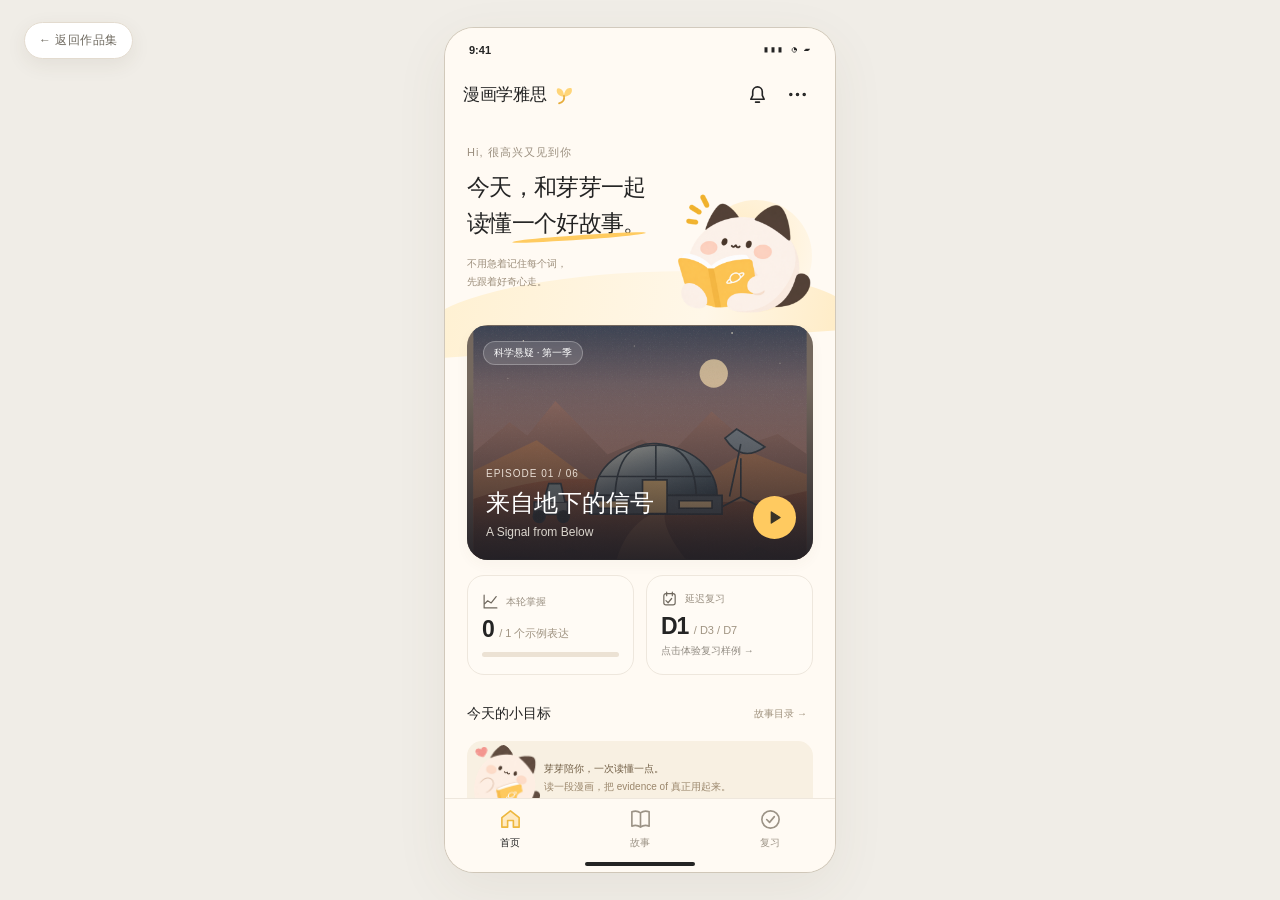
<file: demo/yaya/index.html>
<!doctype html>
<html lang="zh-CN">
<head>
  <meta charset="UTF-8">
  <meta name="viewport" content="width=device-width, initial-scale=1, viewport-fit=cover">
  <meta name="theme-color" content="#fff9ee">
  <title>芽芽 · 漫画学雅思｜交互原型</title>
  <link rel="icon" href="assets/yaya-icon.png">
  <link rel="stylesheet" href="styles.css">
  <link rel="stylesheet" href="mascot.css">
  <link rel="stylesheet" href="preview.css">
</head>
<body>
<a class="back-link" href="../../">← 返回作品集</a>
  <div class="studio">
    <aside class="rail">
      <a class="brand" href="#home"><img src="assets/yaya-icon.png" alt="芽芽猫咪"><span>芽芽<span class="brand-sub">漫画学雅思</span></span></a>
      <div class="eyebrow">INTERACTIVE PROTOTYPE / 02</div>
      <h1>让故事，<br>成为记忆的线索<span class="yellow">。</span></h1>
      <p class="rail-intro">在真实语境里读懂英文，<br>再把理解带进雅思阅读。</p>
      <div class="nav-label">体验学习旅程</div>
      <nav id="studio-nav" aria-label="原型页面导览"></nav>
      <div class="rail-bottom"><span class="live-dot"></span> 本地交互原型 <span>v0.2</span></div>
    </aside>
    <main class="preview-area">
      <div class="preview-caption"><span>芽芽 · MOBILE PREVIEW</span><span>390 × 自适应</span></div>
      <div class="phone" id="phone">
        <div class="statusbar"><span>9:41</span><span class="status-icons">▮▮▮ <span>◔</span> ▰</span></div>
        <div id="app" class="app"></div>
        <div id="overlay" class="overlay" hidden></div>
        <div id="toast" class="toast" role="status"></div>
        <div class="home-indicator"></div>
      </div>
      <p class="preview-foot">不是多背一个单词，而是多读懂一个故事。</p>
    </main>
    <aside class="inspector">
      <div class="eyebrow">DESIGN NOTES</div>
      <h2 id="note-title"></h2>
      <p id="note-desc"></p>
      <div id="note-actions" class="note-actions"></div>
      <div class="palette"><i style="background:#242424"></i><i style="background:#ffca60"></i><i style="background:#fff9ee"></i><i style="background:#e8e2d6"></i></div>
      <div class="palette-caption">墨黑 · 芽芽黄 · 奶油白 · 暖灰</div>
      <div class="note-card"><span>关于这个版本</span><p>真实可点的前端原型，无需登录。课程仅含 1 个表达的完整训练样例；AI 为预设教研解释，配音使用浏览器语音，不调用在线服务。</p></div>
      <button class="text-button reset-demo" id="reset-demo">重置本地学习记录 ↻</button>
      
    </aside>
  </div>
  <script src="mascot-app.js"></script>
  <script src="app.js"></script>
</body>
</html>
</file>
<file: demo/yaya/styles.css>
:root{--ink:#242424;--yellow:#ffca60;--yellow-soft:#fff0d1;--paper:#fffaf3;--muted:#918b82;--line:#eee7dd;--green:#54775f;--red:#af5f49;--radius:22px;font-family:Inter,"Segoe UI","PingFang SC","Microsoft YaHei",sans-serif;color:var(--ink);font-synthesis:none}*{box-sizing:border-box}body{margin:0;background:#f3f0ea}button,a{-webkit-tap-highlight-color:transparent}button{font:inherit;color:inherit;cursor:pointer}button:disabled{cursor:default;opacity:.4}button{border:0;background:none}a{color:inherit;text-decoration:none}button:focus-visible,a:focus-visible{outline:3px solid #be8c28;outline-offset:3px}button{touch-action:manipulation}h1,h2,h3,p{margin:0}button svg{pointer-events:none}svg.icon{width:23px;height:23px;fill:none;stroke:currentColor;stroke-width:1.7;stroke-linecap:round;stroke-linejoin:round;flex-shrink:0}.studio{max-width:1480px;margin:auto;min-height:100vh;display:grid;grid-template-columns:310px minmax(440px,1fr) 280px;gap:30px;padding:42px 46px 24px}.rail{display:flex;flex-direction:column;padding-top:7px}.brand{display:flex;gap:12px;align-items:center;font-size:25px;font-weight:800;letter-spacing:2px}.brand img{height:60px;width:60px;object-fit:cover;border-radius:18px}.brand-sub{display:block;font-size:11px;font-weight:500;letter-spacing:3px;margin-top:4px}.eyebrow{font-size:10px;letter-spacing:2px;color:var(--muted);font-weight:650}.rail>.eyebrow{margin-top:48px}.rail h1{font-size:32px;line-height:1.55;letter-spacing:-1px;margin-top:16px}.yellow{color:#eeb33f}.rail-intro{font-size:13px;line-height:1.9;color:#8a8277;margin-top:14px}.nav-label{font-size:11px;color:#999084;letter-spacing:2px;margin:32px 0 13px}#studio-nav{display:grid;gap:5px}.studio-step{display:flex;align-items:center;gap:12px;text-align:left;padding:10px 13px;border-radius:12px;font-size:13px;color:#8a8278;min-height:44px}.studio-step small{font-size:10px;opacity:.65;letter-spacing:1px}.studio-step.active{background:#e9e3d7;color:#282624;font-weight:650}.studio-step.active small{color:#b17b19}.studio-step:hover{background:#eae5dd}.rail-bottom{margin-top:auto;padding-top:25px;font-size:10px;color:#9a9287;display:flex;gap:8px;align-items:center}.rail-bottom>span:last-child{margin-left:auto}.live-dot{height:6px;width:6px;border-radius:50%;background:#a3ac8e}.preview-area{display:flex;align-items:center;flex-direction:column;min-width:0}.preview-caption{width:390px;display:flex;justify-content:space-between;font-size:9px;letter-spacing:1.5px;color:#a2988b;margin:0 0 14px}.phone{width:390px;height:min(844px,calc(100dvh - 114px));min-height:610px;background:var(--paper);border:7px solid #fff;border-radius:43px;position:relative;overflow:hidden;box-shadow:0 24px 60px #52432c14,0 0 0 1px #d2ccc2;isolation:isolate;display:flex;flex-direction:column}.statusbar{height:38px;flex-shrink:0;display:flex;justify-content:space-between;align-items:center;padding:6px 24px 0;font-size:11px;font-weight:700;background:var(--paper);z-index:2}.status-icons{letter-spacing:1px;font-size:12px}.status-icons span{margin:0 2px}.app{flex:1;min-height:0;position:relative;display:flex;flex-direction:column}.home-indicator{position:absolute;bottom:6px;left:calc(50% - 55px);width:110px;height:4px;border-radius:8px;background:#242424;z-index:12;pointer-events:none}.preview-foot{font-size:10px;letter-spacing:2px;color:#a79e91;margin-top:20px}.inspector{padding:78px 0 0 10px}.inspector h2{font-size:23px;margin-top:16px;line-height:1.6}.inspector>p{font-size:13px;color:#8b8378;line-height:2;margin-top:15px}.note-actions{border-top:1px solid #dfd8ce;margin-top:25px;padding-top:20px;display:grid;gap:15px}.note-action{display:flex;gap:10px;font-size:12px;color:#777064;line-height:1.8}.note-action b{font-size:10px;color:#b89246;border:1px solid #d8c8a9;border-radius:50%;height:21px;width:21px;flex-shrink:0;text-align:center;font-weight:400}.palette{display:flex;gap:12px;margin-top:34px}.palette i{height:28px;width:28px;border-radius:50%;border:1px solid #d9d1c5}.palette-caption{font-size:10px;color:#9d9487;margin-top:12px}.note-card{margin-top:30px;border:1px solid #e1dbd1;border-radius:15px;padding:17px}.note-card>span{font-size:11px;font-weight:650}.note-card p{font-size:11px;color:#999083;line-height:1.9;margin-top:8px}.text-button{font-size:12px;color:#888071;min-height:44px;text-decoration:underline;text-underline-offset:4px}.reset-demo{margin-top:18px}.reference-link{display:block;font-size:11px;color:#9d9487;margin-top:9px}.topbar{height:57px;min-height:57px;display:flex;align-items:center;justify-content:space-between;padding:0 18px;background:var(--paper);gap:6px}.topbar h2{font-size:17px;letter-spacing:-.3px}.topbar .bar-center{font-size:14px;font-weight:650;display:flex;gap:13px;align-items:center}.topbar .bar-center small{font-weight:400;color:#9a9287;font-size:12px}.icon-button{width:44px;height:44px;display:inline-flex;align-items:center;justify-content:center;border-radius:50%;flex-shrink:0}.icon-button:hover{background:#ede5d933}.scroll{flex:1;overflow:auto;overscroll-behavior:contain;scrollbar-width:thin;scrollbar-color:#dcd2c4 transparent}.page-padding{padding:12px 22px 25px}.bottom-nav{height:74px;min-height:74px;background:var(--paper);display:flex;border-top:1px solid var(--line);padding-bottom:14px}.bottom-nav button{flex:1;display:flex;align-items:center;justify-content:center;flex-direction:column;gap:5px;font-size:10px;color:#9c9386}.bottom-nav button.active{color:#272727}.bottom-nav button.active svg{color:#edb73e;fill:#ffca6055}.pill{font-size:10px;border-radius:30px;display:inline-flex;align-items:center;gap:5px;padding:6px 10px;background:var(--yellow-soft);color:#7b5a23;line-height:1}.primary{background:var(--ink);color:#fff;border-radius:40px;min-height:51px;display:flex;align-items:center;justify-content:center;gap:15px;font-size:15px;font-weight:600;width:100%;padding:12px 18px;box-shadow:0 4px 10px #24242408}.primary:hover{background:#393632}.secondary{border:1px solid #ddd3c5;border-radius:30px;min-height:46px;font-size:13px;padding:11px 16px;display:flex;gap:8px;align-items:center;justify-content:center}.button-row{display:flex;gap:10px}.button-row>*{flex:1}.muted{color:var(--muted)}.tiny{font-size:10px;line-height:1.8}.greeting{position:relative;min-height:157px;padding-top:9px}.greeting .overline{font-size:12px;letter-spacing:1px;color:#9b8f7f;margin-bottom:9px}.greeting h1{font-size:24px;line-height:1.5;letter-spacing:-.5px;position:relative;z-index:1}.greeting h1 span{position:relative}.greeting h1 span:after{content:"";position:absolute;bottom:-4px;left:0;height:5px;background:#ffcb60;width:100%;border-radius:100% 30%;transform:rotate(-3deg)}.greeting img{position:absolute;width:139px;height:139px;right:-26px;top:15px;mix-blend-mode:multiply;opacity:.95}.greeting .subtitle{font-size:11px;color:#9c8e7b;margin-top:14px}.story-card{display:block;position:relative;width:100%;height:238px;border-radius:21px;overflow:hidden;text-align:left;color:#fff;background:#74685e}.story-card>img{width:100%;height:100%;object-fit:cover;object-position:50% 40%;transition:transform .5s}.story-card:hover>img{transform:scale(1.03)}.story-card:after{content:"";position:absolute;inset:0;background:linear-gradient(0deg,#201e24e8,transparent 75%)}.story-card .story-top{position:absolute;top:16px;left:16px;z-index:1;background:#ffffff22;color:#fff;border:1px solid #ffffff44;backdrop-filter:blur(5px)}.story-caption{position:absolute;left:19px;bottom:21px;right:17px;z-index:1}.story-caption small{font-size:10px;color:#e8ddd4;letter-spacing:1px}.story-caption h2{font-size:24px;font-weight:650;margin:6px 0}.story-caption p{font-size:12px;color:#dbd6ce}.play-disc{position:absolute;bottom:0;right:0;width:43px;height:43px;border-radius:50%;background:var(--yellow);display:grid;place-items:center;color:#393327}.play-disc svg{width:19px;fill:currentColor}.stats-row{display:grid;grid-template-columns:1fr 1fr;gap:12px;margin-top:15px}.stat-card{border:1px solid var(--line);border-radius:17px;padding:14px;text-align:left;min-height:90px;background:#fffdf833;display:block}.stat-label{font-size:10px;color:#9a9082;display:flex;align-items:center;gap:7px}.stat-label svg{width:17px;height:17px;color:#6f685e}.stat-number{font-size:23px;font-weight:600;margin-top:6px;display:block;letter-spacing:-1px}.stat-number small{font-size:11px;color:#a09482;font-weight:400;letter-spacing:0}.progress-track{height:5px;background:#ece2d4;border-radius:10px;overflow:hidden;margin-top:9px}.progress-track i{height:100%;display:block;background:var(--yellow);border-radius:10px}.section-heading{display:flex;justify-content:space-between;align-items:center;margin-top:24px;margin-bottom:12px}.section-heading h3{font-size:14px}.section-heading button{font-size:10px;color:#a0927e;min-height:30px}.daily-note{display:flex;align-items:center;gap:11px;background:#f8f0e2;border-radius:15px;padding:13px;margin-top:17px}.daily-note svg{color:#ba934c;width:20px}.daily-note p{font-size:11px;color:#9a866b;line-height:1.8}.daily-note b{color:#6f5c43;font-weight:500}.series-banner{height:172px;border-radius:20px;background:linear-gradient(0deg,#292a2fe0,#292a2f00),url('assets/mars.svg') center 43%/cover;padding:25px 20px;display:flex;justify-content:flex-end;flex-direction:column;color:white}.series-banner h1{font-size:22px;margin-top:7px}.series-banner p{font-size:11px;opacity:.65;margin-top:5px}.episode{border-bottom:1px solid var(--line);padding:20px 0;display:flex;align-items:center;gap:15px;width:100%;text-align:left}.episode-num{font-size:24px;font-family:Georgia,serif;color:#b5a58c;width:35px}.episode h3{font-size:14px;margin-bottom:5px}.episode p{font-size:10px;color:#a09380}.episode.locked{opacity:.46}.episode .icon{width:17px;margin-left:auto}.small-heading{font-size:10px;text-transform:uppercase;letter-spacing:2px;color:#a09482}.hook{background:#332c2c;color:#fff}.hook .topbar{position:absolute;top:0;left:0;right:0;z-index:2;background:transparent;color:white}.hook-cover{height:57%;min-height:270px;background:linear-gradient(0deg,#332c2c,transparent 65%),url('assets/mars.svg') center/cover}.hook-copy{padding:0 25px 25px;margin-top:-8px;position:relative;flex:1;display:flex;flex-direction:column}.hook-copy h1{font-size:29px;line-height:1.3;margin:11px 0}.hook-copy .en-hook{font-family:Georgia,serif;color:#e1d5c7;font-size:18px;line-height:1.65;margin:12px 0 20px}.hook-copy .primary{margin-top:auto;background:var(--yellow);color:#302b22}.hook-meta{display:flex;gap:16px;color:#bda997;font-size:11px;margin-bottom:20px}.hook-copy .tiny{text-align:center;margin-top:10px;color:#a18f82}.comic-page{background:#303c42}.comic-page .topbar{color:white;background:#303c42}.comic-scroll{padding-bottom:10px;scroll-behavior:smooth}.comic-intro{padding:18px 23px 30px;color:#d1d3cc;font-family:Georgia,serif;font-size:14px;letter-spacing:.7px;text-align:center}.comic-panel{margin:0 12px 24px;position:relative;min-height:430px;background:#919b9e;overflow:hidden;border:1px solid #1c282e;border-radius:5px;display:flex;flex-direction:column;align-items:flex-start;padding:17px 12px;isolation:isolate}.comic-panel:before{content:"";position:absolute;inset:0;z-index:-2;background:repeating-linear-gradient(90deg,transparent 0,transparent 83px,#48586166 84px,#48586166 88px),linear-gradient(135deg,#d0c9b5 0%,#6b8595 70%)}.comic-panel.alarm:before{background:repeating-linear-gradient(90deg,transparent 0,transparent 83px,#543e4166 84px,#543e4166 88px),linear-gradient(135deg,#bca89b,#6a555c)}.comic-panel .portrait{position:absolute;width:76%;height:88%;object-fit:cover;object-position:top;bottom:-80px;z-index:-1;mix-blend-mode:multiply;filter:contrast(1.06)}.comic-panel .portrait.mina{left:-44px;transform:rotate(-6deg)}.comic-panel .portrait.leo{right:-48px;transform:rotate(6deg)}.panel-stamp{font-size:8px;color:#e5e6e0;letter-spacing:2px;margin-bottom:10px;background:#33434c77;padding:4px 7px;border-radius:3px}.bubble{position:relative;background:#fffdf5;border:1.5px solid #353c3e;border-radius:43% 46% 43% 38% / 38% 42% 38% 42%;padding:19px 23px;max-width:245px;font-size:16px;line-height:1.45;text-align:center;box-shadow:0 2px 2px #0001;cursor:pointer;margin-bottom:6px;transition:box-shadow .2s}.bubble:nth-of-type(even){align-self:flex-end;margin-top:auto}.bubble.playing{box-shadow:0 0 0 3px #ffca60,0 0 25px #ffca6077}.bubble .word{background:#ffe29e;border-bottom:1px solid #be923d;padding:0 2px;font-weight:650;border-radius:3px;font-size:inherit;line-height:inherit;display:inline}.comic-bottom{padding:10px 17px 23px;background:#303c42;border-top:1px solid #ffffff0c}.player{color:#f1eee8;display:flex;align-items:center;gap:12px;margin-bottom:11px}.player .icon-button{background:#ffffff19;width:38px;height:38px}.player-text{flex:1;font-size:11px}.player-text small{display:block;font-size:8px;color:#b8b8b0;margin-top:3px}.player .progress-track{background:#ffffff26;margin-top:7px}.comic-bottom .primary{min-height:44px;background:#f1c668;color:#302c25;font-size:13px}.stage-progress{display:flex;gap:4px;padding:0 22px 13px}.stage-progress i{height:3px;flex:1;background:#ede3d5;border-radius:4px}.stage-progress i.done{background:#efbd51}.training-content{padding:28px 23px 20px}.training-kicker{font-size:10px;letter-spacing:2px;color:#ad9b80;margin-bottom:13px}.training-content h1{font-size:33px;letter-spacing:-1px;line-height:1.2}.word-header{display:flex;align-items:center;justify-content:space-between}.sound{background:#ffdda0;width:37px;height:37px;min-width:37px;min-height:37px}.sound .icon{width:18px}.ipa{color:#ac9e8b;font-size:14px;margin-top:8px}.example{border-radius:17px;background:#fbf0dd;padding:17px;font-size:16px;line-height:1.6;margin:25px 0}.example b{font-weight:650}.training-question{font-size:14px;font-weight:650;margin-bottom:15px}.options{display:grid;gap:9px}.option{width:100%;min-height:47px;border:1px solid #ebe3d8;border-radius:30px;display:flex;align-items:center;text-align:left;gap:10px;padding:8px 12px;font-size:13px;background:#fffcf766;line-height:1.4}.option .letter{width:27px;height:27px;border-radius:50%;background:#f4eee4;display:grid;place-items:center;font-size:12px;flex-shrink:0}.option .answer-icon{margin-left:auto;width:19px;min-width:19px}.option.correct{background:#ffdda0;border-color:#ffdda0}.option.correct .letter{background:#ffd073}.option.wrong{background:#f4dfd6;border-color:#dbb9a9}.option:disabled{opacity:1}.option.dim:disabled{opacity:.6}.feedback{border-radius:14px;background:#f1f1e6;padding:13px;margin-top:15px;font-size:12px;line-height:1.8;color:#65715a}.feedback.error{background:#f8e9df;color:#9c644d}.feedback .ask{display:block;margin-top:6px;min-height:32px;font-size:11px;text-decoration:underline;text-underline-offset:3px}.stage-footer{padding:12px 22px 27px;background:var(--paper);margin-top:auto}.stage-footer .tiny{text-align:center;margin-top:10px;color:#b0a18a}.skip{font-size:11px;color:#a59680;display:block;margin:12px auto;min-height:32px}.spelling-slots{display:flex;flex-wrap:wrap;gap:5px;justify-content:center;margin:30px 0 24px;min-height:47px}.spelling-slots span{height:44px;min-width:29px;border-bottom:2px solid #dfd1bc;display:grid;place-items:center;font-size:23px}.letter-bank{display:flex;gap:9px;flex-wrap:wrap;justify-content:center;margin-top:24px}.tile{height:47px;min-width:42px;border-radius:11px;background:#fffdf8;border:1px solid #e4dacc;box-shadow:0 3px 0 #e9dfcf;font-size:19px;padding:8px 12px}.tile.used{opacity:.2;box-shadow:none}.tile.word-tile{font-size:15px;padding:10px 19px}.slot-phrase{min-height:62px;display:flex;align-items:center;justify-content:center;gap:8px;border-bottom:2px dashed #ddd0b9;padding:12px;margin-top:24px}.slot-phrase span{background:#ffdda0;border-radius:9px;padding:9px 12px;font-size:15px}.tools{display:flex;justify-content:center;gap:25px;margin-top:20px}.tools button{font-size:11px;color:#a08c6c;min-height:44px}.reading-head{margin-bottom:22px}.reading-head h1{font-family:Georgia,serif;font-weight:400;font-size:28px;line-height:1.2;margin-top:14px}.article{font-family:Georgia,"Times New Roman",serif;font-size:18px;line-height:1.9;color:#3b3934}.article p+p{margin-top:16px}.article .inline-word{font:inherit;text-align:left;border-bottom:1px dotted #b6a281;padding:0;line-height:inherit}.article-meta{margin-top:25px;padding-top:13px;border-top:1px solid var(--line);font-size:9px;color:#a69b87;letter-spacing:.5px}.reading-reminder{font-size:11px;color:#a7977d;line-height:1.8;margin-top:20px}.excerpt{padding:16px;background:#fbf1e1;border-radius:15px;font-size:14px;line-height:1.7;margin-bottom:24px}.excerpt button{font-size:11px;color:#ad8d52;display:block;margin:7px auto 0;min-height:28px}.question-title{display:flex;gap:10px;font-size:15px;line-height:1.6;font-weight:650;margin-bottom:18px}.question-title .pill{height:23px;white-space:nowrap}.quiz-content{padding-top:12px}.result-hero{text-align:center;padding:12px 0 20px}.result-hero img{width:110px;height:110px;mix-blend-mode:multiply}.result-hero h1{font-size:25px;margin:6px 0 10px}.result-hero p{font-size:12px;color:#a6957b;line-height:1.8}.result-summary{display:grid;grid-template-columns:repeat(3,1fr);border:1px solid var(--line);border-radius:18px;padding:17px 5px;text-align:center}.result-summary strong{font-size:25px;display:block;font-weight:600}.result-summary small{font-size:10px;color:#a89a84;display:block;margin-top:5px}.result-summary>div+div{border-left:1px solid var(--line)}.mastery-card{padding:17px;border:1px solid var(--line);border-radius:17px;margin-top:16px}.mastery-top{display:flex;align-items:center;justify-content:space-between}.mastery-top b{font-size:18px}.dimensions{display:flex;justify-content:space-between;margin-top:17px;font-size:10px;color:#a18f72}.dimension{text-align:center}.dimension i{display:block;font-style:normal;font-size:14px;color:var(--green);background:#eaf0df;border-radius:50%;height:25px;width:25px;line-height:25px;margin:0 auto 6px}.dimension i.no{background:#f4e6da;color:#a77c62}.next-review{display:flex;gap:11px;padding:16px;background:#f9efd9;border-radius:15px;margin-top:17px;align-items:center}.next-review svg{color:#b09051}.next-review h3{font-size:12px}.next-review p{font-size:10px;color:#aa9573;margin-top:5px;line-height:1.7}.review-tabs{display:flex;background:#f0e8dc;padding:4px;border-radius:30px;margin:8px 0 25px;gap:2px}.review-tabs button{flex:1;font-size:11px;min-height:37px;border-radius:30px;color:#a18e73}.review-tabs button.active{background:#fffbf4;color:#69583f;box-shadow:0 2px 5px #52432c0c}.review-hero h1{font-size:27px;margin:10px 0}.review-hero p{font-size:12px;line-height:1.9;color:#a18d70}.review-sample{height:135px;border-radius:15px;background:linear-gradient(0deg,#24242488,transparent),url('assets/mars.svg') center 45%/cover;margin-top:22px;display:flex;align-items:flex-end;padding:16px;color:#fff;font-size:11px}.review-modes{display:grid;gap:12px;margin:25px 0}.review-mode{padding:15px;border:1px solid var(--line);border-radius:14px;display:flex;gap:11px;align-items:center}.review-mode .icon{color:#b1976d}.review-mode h3{font-size:12px}.review-mode p{font-size:10px;color:#ac9a7e;margin-top:4px}.overlay{position:absolute;inset:38px 0 0;background:#1a181a66;z-index:15;display:flex;align-items:flex-end;backdrop-filter:blur(3px)}.overlay[hidden]{display:none}.sheet{background:var(--paper);border-radius:26px 26px 0 0;padding:10px 23px 30px;width:100%;max-height:92%;overflow:auto;animation:rise .22s ease-out;box-shadow:0 -10px 40px #1a181a10}.sheet-handle{width:33px;height:4px;border-radius:4px;background:#d9d0c3;margin:0 auto 8px}.sheet-top{display:flex;align-items:center;justify-content:space-between;margin-bottom:15px}.sheet-top>span{font-size:11px;color:#a59070}.sheet h2{font-size:26px;letter-spacing:-.5px}.sheet .example{margin:17px 0;font-size:15px}.sheet .primary{margin-top:17px;min-height:46px}.sheet .options{margin-top:15px}.sheet-sub{font-size:12px;color:#9b886b;line-height:1.8;margin-top:15px}.meaning{font-size:15px;margin-top:15px;line-height:1.8}.meaning .pill{margin-right:7px}.tutor-title{display:flex;gap:9px;align-items:center}.tutor-title img{width:38px;height:38px;border-radius:12px}.tutor-title h2{font-size:18px}.tutor-title p{font-size:10px;color:#ab9675;margin-top:3px}.tutor-options{display:grid;gap:8px;margin:17px 0}.tutor-options button{border:1px solid #e9decc;text-align:left;padding:12px 15px;border-radius:12px;font-size:12px;min-height:44px}.tutor-answer{font-size:13px;line-height:1.9;background:#fbf0da;padding:16px;border-radius:15px}.tutor-disclaimer{font-size:9px;color:#b09d7e;line-height:1.8;margin-top:15px}.toast{position:absolute;bottom:95px;left:50%;transform:translateX(-50%);background:#242424ec;color:#fff;font-size:11px;line-height:1.6;padding:11px 17px;border-radius:13px;z-index:25;max-width:88%;width:max-content;pointer-events:none;opacity:0;transition:opacity .2s}.toast.visible{opacity:1}@keyframes rise{from{transform:translateY(40px);opacity:.3}to{transform:translateY(0);opacity:1}}@media(min-width:1450px){.studio{gap:65px}}@media(max-width:1140px){.studio{grid-template-columns:250px minmax(410px,1fr);max-width:940px;gap:30px;padding:30px}.inspector{display:none}.rail h1{font-size:29px}.phone{height:min(844px,calc(100dvh - 100px))}}@media(max-width:720px){body{background:var(--paper)}.studio{display:block;padding:0;min-height:100dvh}.rail,.inspector,.preview-caption,.preview-foot{display:none}.preview-area{display:block}.phone{width:100%;height:100dvh;min-height:0;border:0;border-radius:0;box-shadow:none}.statusbar{display:none}.home-indicator{display:none}.overlay{inset:0}.topbar{padding-top:env(safe-area-inset-top);height:calc(57px + env(safe-area-inset-top));min-height:calc(57px + env(safe-area-inset-top))}.bottom-nav{padding-bottom:calc(9px + env(safe-area-inset-bottom));height:calc(68px + env(safe-area-inset-bottom));min-height:calc(68px + env(safe-area-inset-bottom))}.stage-footer,.comic-bottom{padding-bottom:calc(18px + env(safe-area-inset-bottom))}.page-padding{padding-left:24px;padding-right:24px}.greeting{min-height:170px}.story-card{height:255px}.sheet{padding-bottom:calc(25px + env(safe-area-inset-bottom))}}@media(prefers-reduced-motion:reduce){*,*:before,*:after{scroll-behavior:auto!important;animation:none!important;transition:none!important}}
</file>
<file: demo/yaya/mascot.css>
/* 角色作为组件参与布局，不把应用图标当成界面贴纸。 */
.mascot { display:inline-block; width:100%; aspect-ratio:280 / 270; flex-shrink:0; line-height:0; pointer-events:none; vertical-align:middle; }
.mascot > svg { display:block; width:100%; height:100%; overflow:visible; }
.mascot--still [data-yaya] * { animation:none!important; }
.mascot--greeting { width:153px; }
.mascot--note { width:60px; margin:-12px -5px -11px -8px; }
.mascot--feedback { width:76px; margin:-16px -2px -12px -8px; }
.mascot--tutor { width:60px; margin:-10px -4px -8px -8px; }
.mascot--result { width:158px; }
.mascot--review { width:86px; }
.mascot-button { position:absolute; right:-8px; bottom:-5px; z-index:2; width:157px; min-height:150px; padding:0; border:0; background:transparent; border-radius:0; }
.mascot-button:hover .mascot { transform:translateY(-2px); transition:transform .25s; }
.mascot-button:active .mascot { transform:translateY(1px) scale(.98); }
/* 所有场景共用同一张透明 PNG 和独立眼睛层；小型 SVG 只作装饰，不重画身体。 */
.reading-cat { display:inline-block; position:relative; aspect-ratio:1; transform-origin:50% 88%; animation:reading-cat-breathe 4.8s ease-in-out infinite; }
.reading-cat > img { position:absolute; inset:0; display:block; width:100%; height:100%; object-fit:contain; pointer-events:none; mix-blend-mode:normal; opacity:1; }
.reading-cat > svg.reading-cat__accent { position:absolute; inset:0; width:100%; height:100%; overflow:visible; pointer-events:none; animation:reading-cat-accent 2.4s ease-in-out infinite; }
.reading-cat > img.reading-cat__eyes--open { animation:reading-cat-open 6s step-end infinite; }
.reading-cat > img.reading-cat__eyes--closed { animation:reading-cat-closed 6s step-end infinite; opacity:0; }
.reading-cat--sleep > img.reading-cat__eyes--open { animation:none; opacity:0; }
.reading-cat--sleep > img.reading-cat__eyes--closed { animation:none; opacity:1; }
.reading-cat--hello { animation:reading-cat-hello 1.5s ease-in-out 3; }
.reading-cat--jump { animation:reading-cat-celebrate .8s ease-in-out 2; }
.reading-cat--clap { animation:reading-cat-hello 1s ease-in-out 2; }
.reading-cat--still,.reading-cat--still > img,.reading-cat--still > svg { animation:none!important; }
.mascot-button .reading-cat { display:block; width:100%; }
.reading-cat.mascot--note { width:66px; margin:-10px -4px -8px -6px; }
.reading-cat.mascot--feedback { width:64px; margin:0 -2px 0 -4px; }
.reading-cat.mascot--inline { width:40px; margin:-7px -3px -7px -5px; }
.reading-cat.mascot--review { width:92px; }
.reading-cat.mascot--tutor { width:58px; margin:0; }
.reading-cat.mascot--result { width:152px; }
@keyframes reading-cat-breathe { 0%,100%{transform:translateY(0)} 50%{transform:translateY(-2px)} }
@keyframes reading-cat-hello { 0%,100%{transform:rotate(0)} 35%{transform:rotate(-3deg)} 70%{transform:rotate(2deg)} }
@keyframes reading-cat-celebrate { 0%,100%{transform:translateY(0)} 45%{transform:translateY(-5px)} }
@keyframes reading-cat-accent { 0%,100%{transform:translateY(0);opacity:1} 50%{transform:translateY(-3px);opacity:.8} }
@keyframes reading-cat-open { 0%,89%,95%,100%{opacity:1} 90%,94%{opacity:0} }
@keyframes reading-cat-closed { 0%,89%,95%,100%{opacity:0} 90%,94%{opacity:1} }
body.motion-off .reading-cat,body.motion-off .reading-cat > img,body.motion-off .reading-cat > svg,#app[inert] .reading-cat,#app[inert] .reading-cat > img,#app[inert] .reading-cat > svg { animation:none!important; }
body.motion-off .reading-cat > img.reading-cat__eyes--closed,#app[inert] .reading-cat > img.reading-cat__eyes--closed { opacity:0; }
body.motion-off .reading-cat--sleep > img.reading-cat__eyes--closed,#app[inert] .reading-cat--sleep > img.reading-cat__eyes--closed { opacity:1; }
@media(prefers-reduced-motion:reduce){.reading-cat,.reading-cat > img,.reading-cat > svg{animation:none!important}.reading-cat > img.reading-cat__eyes--closed{opacity:0!important}.reading-cat--sleep > img.reading-cat__eyes--closed{opacity:1!important}}
/* 其余位置保留各自姿势的透明 PNG，只让 PNG 整体和额外的 SVG 装饰轻动。 */
.pose-cat { display:inline-block; position:relative; width:100%; aspect-ratio:1; transform-origin:50% 85%; animation:pose-cat-bob 4.8s ease-in-out infinite; }
.pose-cat > img.pose-cat__art { display:block; width:100%; height:100%; object-fit:contain; mix-blend-mode:normal; opacity:1; }
.pose-cat > svg.pose-cat__accent { position:absolute; inset:0; width:100%; height:100%; overflow:visible; pointer-events:none; animation:reading-cat-accent 2.4s ease-in-out infinite; }
.pose-cat--clap { animation:pose-cat-clap .55s ease-in-out 4; }
.pose-cat--jump { animation:pose-cat-jump 1s ease-in-out 2; }
.pose-cat--happy { animation:pose-cat-bob 2s ease-in-out 2; }
.pose-cat--sleep { animation:pose-cat-breathe 5s ease-in-out infinite; }
.pose-cat--still,.pose-cat--still > svg { animation:none!important; }
.pose-cat.mascot--note { width:66px; margin:-10px -4px -8px -6px; }
.pose-cat.mascot--feedback { width:64px; margin:0 -2px 0 -4px; }
.pose-cat.mascot--inline { width:44px; margin:-6px -2px -6px -4px; }
.pose-cat.mascot--review { width:92px; }
.pose-cat.mascot--tutor { width:58px; margin:0; }
.pose-cat.mascot--result { width:152px; }
@keyframes pose-cat-bob { 0%,100%{transform:translateY(0)} 50%{transform:translateY(-3px)} }
@keyframes pose-cat-clap { 0%,100%{transform:rotate(0)} 50%{transform:rotate(3deg)} }
@keyframes pose-cat-jump { 0%,100%{transform:translateY(0)} 40%{transform:translateY(-10px)} 65%{transform:translateY(-3px)} }
@keyframes pose-cat-breathe { 0%,100%{transform:scale(1)} 50%{transform:scale(1.015)} }
body.motion-off .pose-cat,body.motion-off .pose-cat > svg,#app[inert] .pose-cat,#app[inert] .pose-cat > svg { animation:none!important; }
@media(prefers-reduced-motion:reduce){.pose-cat,.pose-cat > svg{animation:none!important}}
.yaya-bubble { position:absolute; left:0; right:auto; bottom:28px; z-index:3; font-size:10px; color:#9a7b47; background:#fff5dc; border:1px solid #eedbb5; padding:7px 11px; border-radius:15px 15px 3px 15px; box-shadow:0 3px 12px #9f753710; max-width:175px; line-height:1.6; }
.yaya-bubble[hidden] { display:none; }
.greeting.has-yaya-message .subtitle { visibility:hidden; }
.mascot--inline { width:34px; aspect-ratio:1; margin:-7px -3px -7px -5px; }
.tutor-link { display:flex; align-items:center; gap:5px; text-decoration:none; min-height:44px; }
.tutor-link span { text-decoration:underline; text-underline-offset:3px; }
.feedback .ask { display:flex; align-items:center; gap:5px; text-decoration:none; }
.feedback .ask span { text-decoration:underline; text-underline-offset:3px; }
.mascot--result[data-mood], .result-hero .mascot--result { width:150px; }
.feedback-heading { display:flex; gap:9px; align-items:center; min-height:41px; margin-bottom:5px; }
.feedback-heading b { font-weight:600; font-size:12px; }
.feedback-body { line-height:1.9; }
.feedback { animation:feedback-in .28s cubic-bezier(.2,.8,.3,1) both; }
.feedback .ask { padding:2px 0; min-height:40px; }
.tutor-title .mascot { flex-shrink:0; }
.yaya-aside { display:flex; align-items:center; gap:9px; color:#a38c66; font-size:11px; line-height:1.7; padding:2px 0; }
.result-hero .mascot { margin:-4px auto 2px; }
.review-hero { position:relative; }
.review-hero .mascot--review { float:right; width:86px; margin:0 0 -6px 6px; opacity:.95; }
.review-hero .small-heading { display:block; font-size:8px; }
.review-hero h1 { position:relative; font-size:24px; margin-top:17px; }
.review-hero p { position:relative; }
.review-hero.with-yaya { padding-top:5px; }
.review-hero.with-yaya h1 { }
@keyframes feedback-in { from {opacity:0;transform:translateY(7px)} to {opacity:1;transform:translateY(0)} }
/* 除系统设置外，原型菜单也可显式关闭动效。后台 / 不可见页面暂停装饰动画。 */
body.motion-off *,body.motion-off *:before,body.motion-off *:after { animation:none!important; transition:none!important; scroll-behavior:auto!important; }
body.page-hidden [data-yaya] *, #app[inert] [data-yaya] * { animation-play-state:paused!important; }
@media(prefers-reduced-motion:reduce) {
  [data-yaya] *, .mascot, .feedback, .yaya-bubble {animation:none!important;transition:none!important;}
}
</file>
<file: demo/yaya/preview.css>
/* 默认只呈现手机屏幕；原来的设计工作台保留为显式可选模式。 */
body:not(.studio-mode) { background:#f0ede7; }
body:not(.studio-mode) .studio { display:flex; justify-content:center; align-items:center; min-height:100dvh; max-width:none; gap:0; padding:24px; }
body:not(.studio-mode) .rail,
body:not(.studio-mode) .inspector,
body:not(.studio-mode) .preview-caption,
body:not(.studio-mode) .preview-foot { display:none; }
body:not(.studio-mode) .phone { width:390px; height:min(844px,calc(100dvh - 48px)); min-height:0; border:0; border-radius:29px; box-shadow:0 16px 55px #69553712,0 0 0 1px #d5cdbf; }
/* 首页沿用原有黄色弧形底色；素材预览页仍展示透明 PNG。 */
.greeting { min-height:190px; padding-top:10px; isolation:isolate; }
.greeting:after { content:""; position:absolute; z-index:-1; left:-40px; right:-40px; bottom:-19px; height:72px; border-radius:48% 58% 0 0 / 60% 90% 0 0; background:linear-gradient(105deg,#fff1d3 5%,#fff7e8 65%,#ffebc3); transform:rotate(-4deg); pointer-events:none; }
.greeting .mascot-button:before { content:""; position:absolute; width:112px; height:112px; background:radial-gradient(circle at 35% 35%,#ffecc5,#ffdc9322 73%); border-radius:50%; right:9px; bottom:18px; z-index:-1; }
.greeting .overline { font-size:11px; margin-bottom:10px; }
.greeting h1 { font-size:23px; line-height:1.55; letter-spacing:-.65px; max-width:240px; }
.greeting .subtitle { max-width:187px; font-size:10px; line-height:1.8; margin-top:14px; }
.story-card { z-index:3; height:235px; box-shadow:0 5px 14px #5b47300a; }
.daily-note { gap:8px; overflow:visible; }
.daily-note p { font-size:10px; }
.home-wordmark { display:flex; align-items:center; gap:7px; }
.wordmark-sprout { width:20px; height:22px; fill:none; stroke:#e7ad3b; stroke-linecap:round; stroke-width:2; }
.wordmark-sprout path:first-child {fill:#ffd579;stroke:none;}
.home-tools { display:flex; gap:1px; }
.home-tools .icon-button { width:39px; height:44px; }
.demo-settings { border-top:1px solid #ece2d3; margin-top:21px; padding-top:14px; }
.demo-settings h3 { font-size:10px; color:#ab9673; letter-spacing:1px; margin-bottom:9px; font-weight:400; }
.settings-row { display:flex; align-items:center; justify-content:space-between; width:100%; min-height:46px; font-size:12px; text-align:left; gap:15px; border-bottom:1px solid #efe6d9; }
.settings-row span:last-child { color:#b49b72; font-size:10px; }
.settings-row a { display:block; }
.switch { width:31px; height:19px; border-radius:20px; background:#d8cbb7; position:relative; }
.switch:before { content:""; position:absolute; left:3px; top:3px; height:13px; width:13px; border-radius:50%; background:white; }
.switch.on { background:#e9b94f; }
.switch.on:before { left:15px; }
.page-arrive { animation:page-arrive .24s cubic-bezier(.2,.8,.3,1) both; }
@keyframes page-arrive { from {opacity:.4;transform:translateY(5px)} to {opacity:1;transform:translateY(0)} }
.primary,.secondary { transition:background-color .18s,transform .14s; }
.primary:not(:disabled):active,.secondary:not(:disabled):active { transform:scale(.985); }
.option:not(:disabled):active,.tile:not(:disabled):active {transform:translateY(2px);}
.progress-track i { transition:width .3s ease; }
@media(min-width:481px) and (max-width:720px) {
  body:not(.studio-mode) .statusbar {display:flex;}
  body:not(.studio-mode) .home-indicator {display:block;}
  body:not(.studio-mode) .overlay {inset:38px 0 0;}
  body:not(.studio-mode) .preview-area {display:flex;}
}
@media(max-width:480px) {
  body:not(.studio-mode) {background:var(--paper);}
  body:not(.studio-mode) .studio {padding:0;display:block;min-height:100dvh;}
  body:not(.studio-mode) .phone {width:100%;height:100dvh;min-height:0;border-radius:0;box-shadow:none;}
  .greeting {min-height:190px;}
  .story-card {height:242px;}
}
@media(max-width:359px) {
  .greeting {min-height:191px;}
  .greeting h1 {font-size:20px;max-width:218px;}
  .greeting .subtitle {max-width:155px;font-size:9px;}
  .mascot-button {width:122px;right:-6px;bottom:-2px;}
  .mascot--greeting {width:120px;}
  .greeting .mascot-button:before {width:90px;height:90px;}
  .yaya-bubble {font-size:9px;bottom:30px;left:0;right:auto;max-width:155px;}
  .review-hero h1 {font-size:22px;}
}
@media(prefers-reduced-motion:reduce) { .page-arrive {animation:none!important;} }

/* portfolio entry */
.back-link{display:none}
@media(min-width:721px){
  .back-link{display:inline-flex;position:fixed;top:22px;left:24px;z-index:99;align-items:center;gap:8px;
    font-size:12px;letter-spacing:.04em;color:#6f6a60;background:#fff;border:1px solid #e3dbcf;
    border-radius:999px;padding:9px 14px;box-shadow:0 6px 20px #52432c14;text-decoration:none}
  .back-link:hover{color:#171613;border-color:#cfc5b6}
}
</file>
